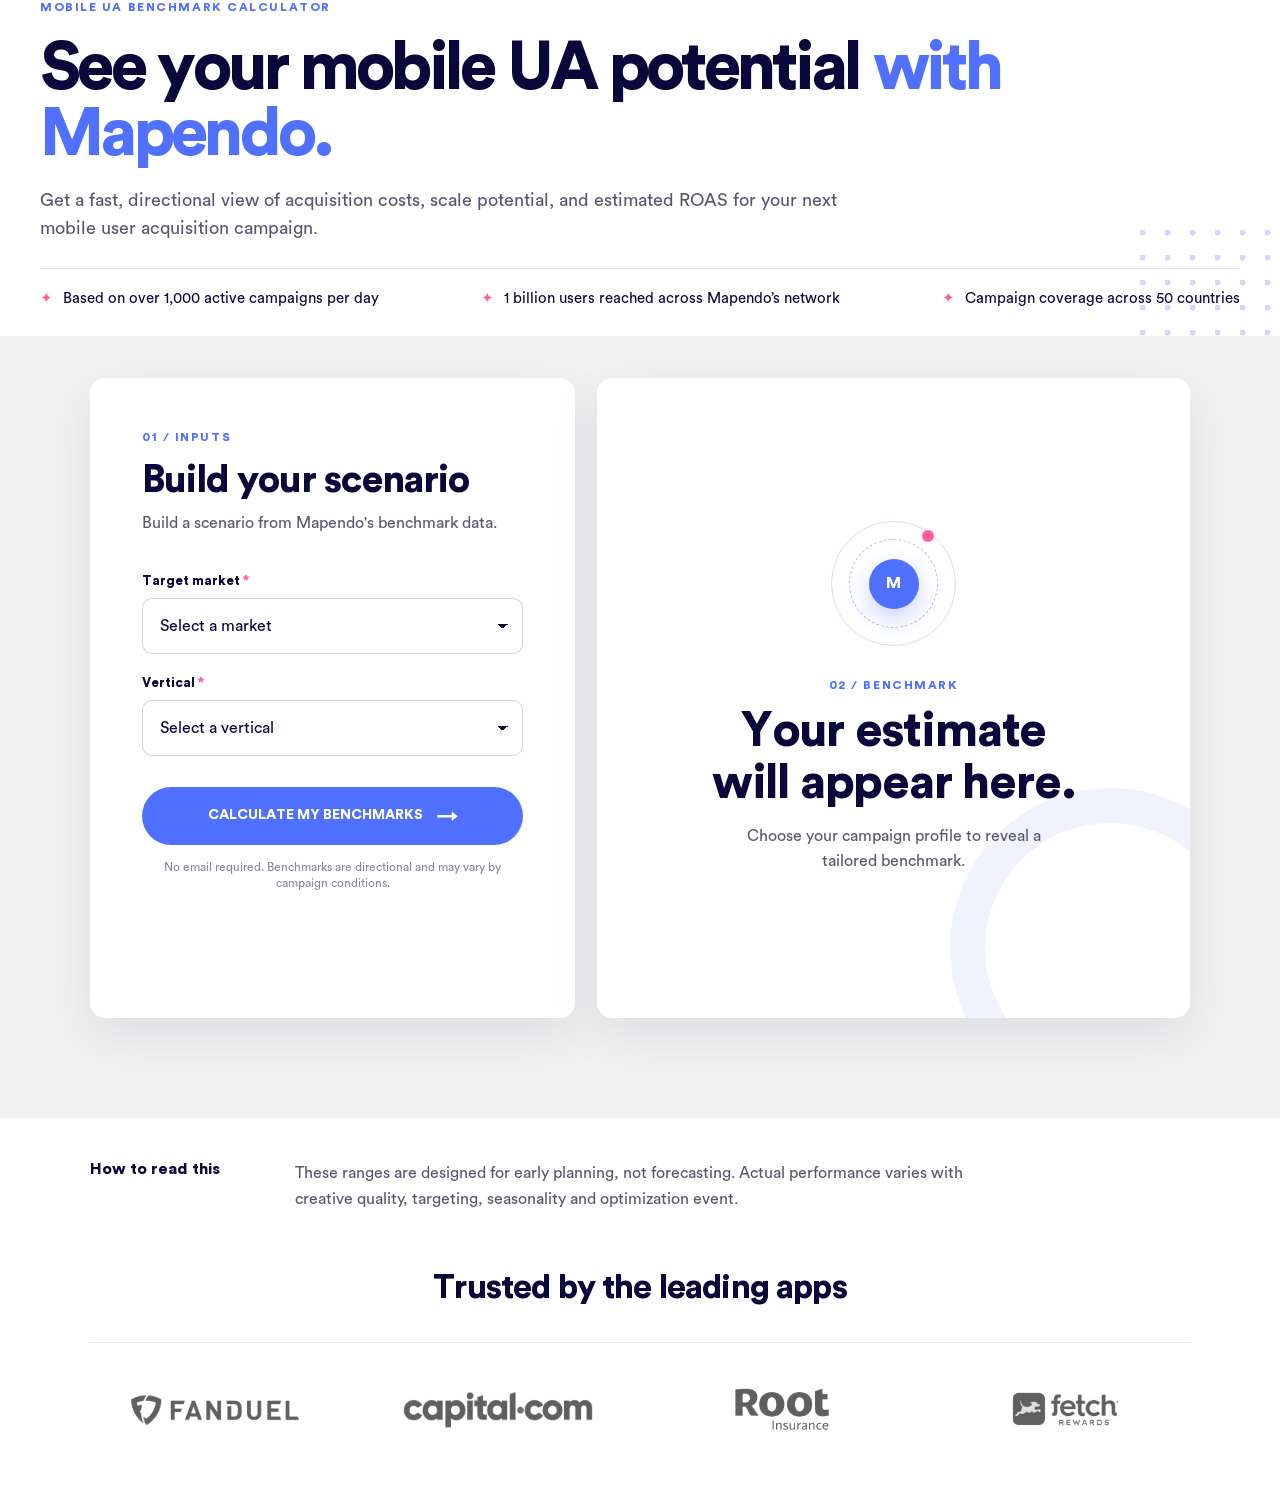
<file: index.html>
<!doctype html>
<html lang="en">
  <head>
    <meta charset="UTF-8" />
    <meta name="viewport" content="width=device-width, initial-scale=1.0" />
    <meta
      name="description"
      content="Get a directional view of acquisition costs, scale potential, and estimated ROAS with Mapendo."
    />
    <title>UA Benchmark Tool | Mapendo</title>
    <link rel="stylesheet" href="styles.css" />
    <script src="app.js?v=20260907-2" defer></script>
  </head>
  <body>
    <div class="page-glow page-glow--one" aria-hidden="true"></div>

    <main>
      <section class="hero" aria-labelledby="page-title">
        <div class="hero-copy">
          <div class="eyebrow">MOBILE UA BENCHMARK CALCULATOR</div>
          <h1 id="page-title">See your mobile UA potential <em>with Mapendo.</em></h1>
          <p>
            Get a fast, directional view of acquisition costs, scale potential, and estimated ROAS for
            your next mobile user acquisition campaign.
          </p>
        </div>
        <div class="trust-row" aria-label="Tool highlights">
          <span>Based on over 1,000 active campaigns per day</span>
          <span>1 billion users reached across Mapendo’s network</span>
          <span>Campaign coverage across 50 countries</span>
        </div>
      </section>

      <section class="calculator-section" aria-label="UA benchmark calculator">
        <div class="tool-shell" aria-label="UA benchmark calculator">
        <form class="benchmark-form" id="benchmark-form">
          <div class="form-heading">
            <span class="step-label">01 / INPUTS</span>
            <div>
              <h2>Build your scenario</h2>
              <p>Build a scenario from Mapendo's benchmark data.</p>
            </div>
          </div>

          <div class="field-grid">
            <label class="field">
              <span>Target market <b aria-hidden="true">*</b></span>
              <select id="country" name="country" required>
                <option value="">Select a market</option>
              </select>
            </label>

            <label class="field">
              <span>Vertical <b aria-hidden="true">*</b></span>
              <select id="vertical" name="vertical" required>
                <option value="">Select a vertical</option>
              </select>
            </label>

            <label class="field field--conditional" id="monetization-field" hidden>
              <span>Monetization model</span>
              <select id="monetization" name="monetization">
              </select>
            </label>
          </div>

          <button class="primary-button" type="submit">
            <span>Calculate my benchmarks</span>
            <span class="button-arrow" aria-hidden="true">→</span>
          </button>
          <p class="form-note">No email required. Benchmarks are directional and may vary by campaign conditions.</p>
        </form>

        <div class="result-panel" id="result-panel" aria-live="polite">
          <div class="result-empty" id="result-empty">
            <div class="orbital" aria-hidden="true">
              <span class="orbital-dot"></span>
              <span class="orbital-core">M</span>
            </div>
            <p class="step-label">02 / BENCHMARK</p>
            <h2>Your estimate<br />will appear here.</h2>
            <p>Choose your campaign profile to reveal a tailored benchmark.</p>
          </div>

          <div class="result-content" id="result-content" hidden>
            <div class="result-topline">
              <div>
                <span class="step-label">02 / YOUR BENCHMARK</span>
                <h2 id="result-title">United States · Lifestyle</h2>
              </div>
              <span class="confidence"><i></i> Available benchmark</span>
            </div>

            <div class="kpi-grid" id="kpi-grid"></div>

            <div class="recommendation">
              <span aria-hidden="true">↗</span>
              <p><b>Mapendo signal:</b> <span id="recommendation-copy"></span></p>
            </div>

            <div class="inline-lead" id="inline-lead">
              <p>Want to see how your specific app compares? <b>Request a custom benchmark tailored to your app.</b></p>
              <form
                class="inline-lead-form"
                id="lead-form"
                action="https://mapendo.us20.list-manage.com/subscribe/post?u=012a30aeb07d659c785fad515&amp;id=6312998ace&amp;f_id=00a176eef0"
                method="post"
                target="mailchimp-submit-frame"
              >
                <label class="sr-only" for="lead-email">Work email</label>
                <input id="lead-email" type="email" name="EMAIL" placeholder="Enter your work email" autocomplete="email" required />
                <div class="mailchimp-trap" aria-hidden="true">
                  <input
                    type="text"
                    name="b_012a30aeb07d659c785fad515_6312998ace"
                    tabindex="-1"
                    value=""
                  />
                </div>
                <label class="subscription-consent" for="subscription-consent">
                  <input id="subscription-consent" type="checkbox" name="SUBSCRIPTION_CONSENT" value="yes" required />
                  <span>
                    I agree to receive the full report and follow-up sales and marketing communications from Mapendo.
                    I have read the
                    <a href="https://www.iubenda.com/privacy-policy/38690949" target="_blank" rel="noopener noreferrer">Privacy Policy</a>.
                    I can unsubscribe at any time.
                  </span>
                </label>
                <button type="submit" name="subscribe">Get Custom Benchmarks for My App <span aria-hidden="true">→</span></button>
              </form>
              <iframe
                id="mailchimp-submit-frame"
                name="mailchimp-submit-frame"
                title="Mailchimp submission"
                hidden
              ></iframe>
              <div class="success-message" id="success-message" role="status" aria-live="polite" hidden>
                <span>✓</span>
                <div><b>Submitted to Mailchimp</b><small>Complete any confirmation step in the new tab or check your inbox.</small></div>
              </div>
            </div>
          </div>
        </div>
        </div>
      </section>

      <section class="method-note">
        <span>How to read this</span>
        <p>
          These ranges are designed for early planning, not forecasting. Actual performance varies with
          creative quality, targeting, seasonality and optimization event.
        </p>
      </section>

      <section class="trusted-by" aria-labelledby="trusted-by-title">
        <h2 id="trusted-by-title">Trusted by the leading apps</h2>
        <div class="trusted-logos">
          <img src="assets/logos/fanduel.png" alt="FanDuel" />
          <img src="assets/logos/capital-one.png" alt="Capital One" />
          <img src="assets/logos/root-insurance.png" alt="Root Insurance" />
          <img src="assets/logos/fetch-rewards.png" alt="Fetch Rewards" />
        </div>
      </section>
    </main>
  </body>
</html>
</file>
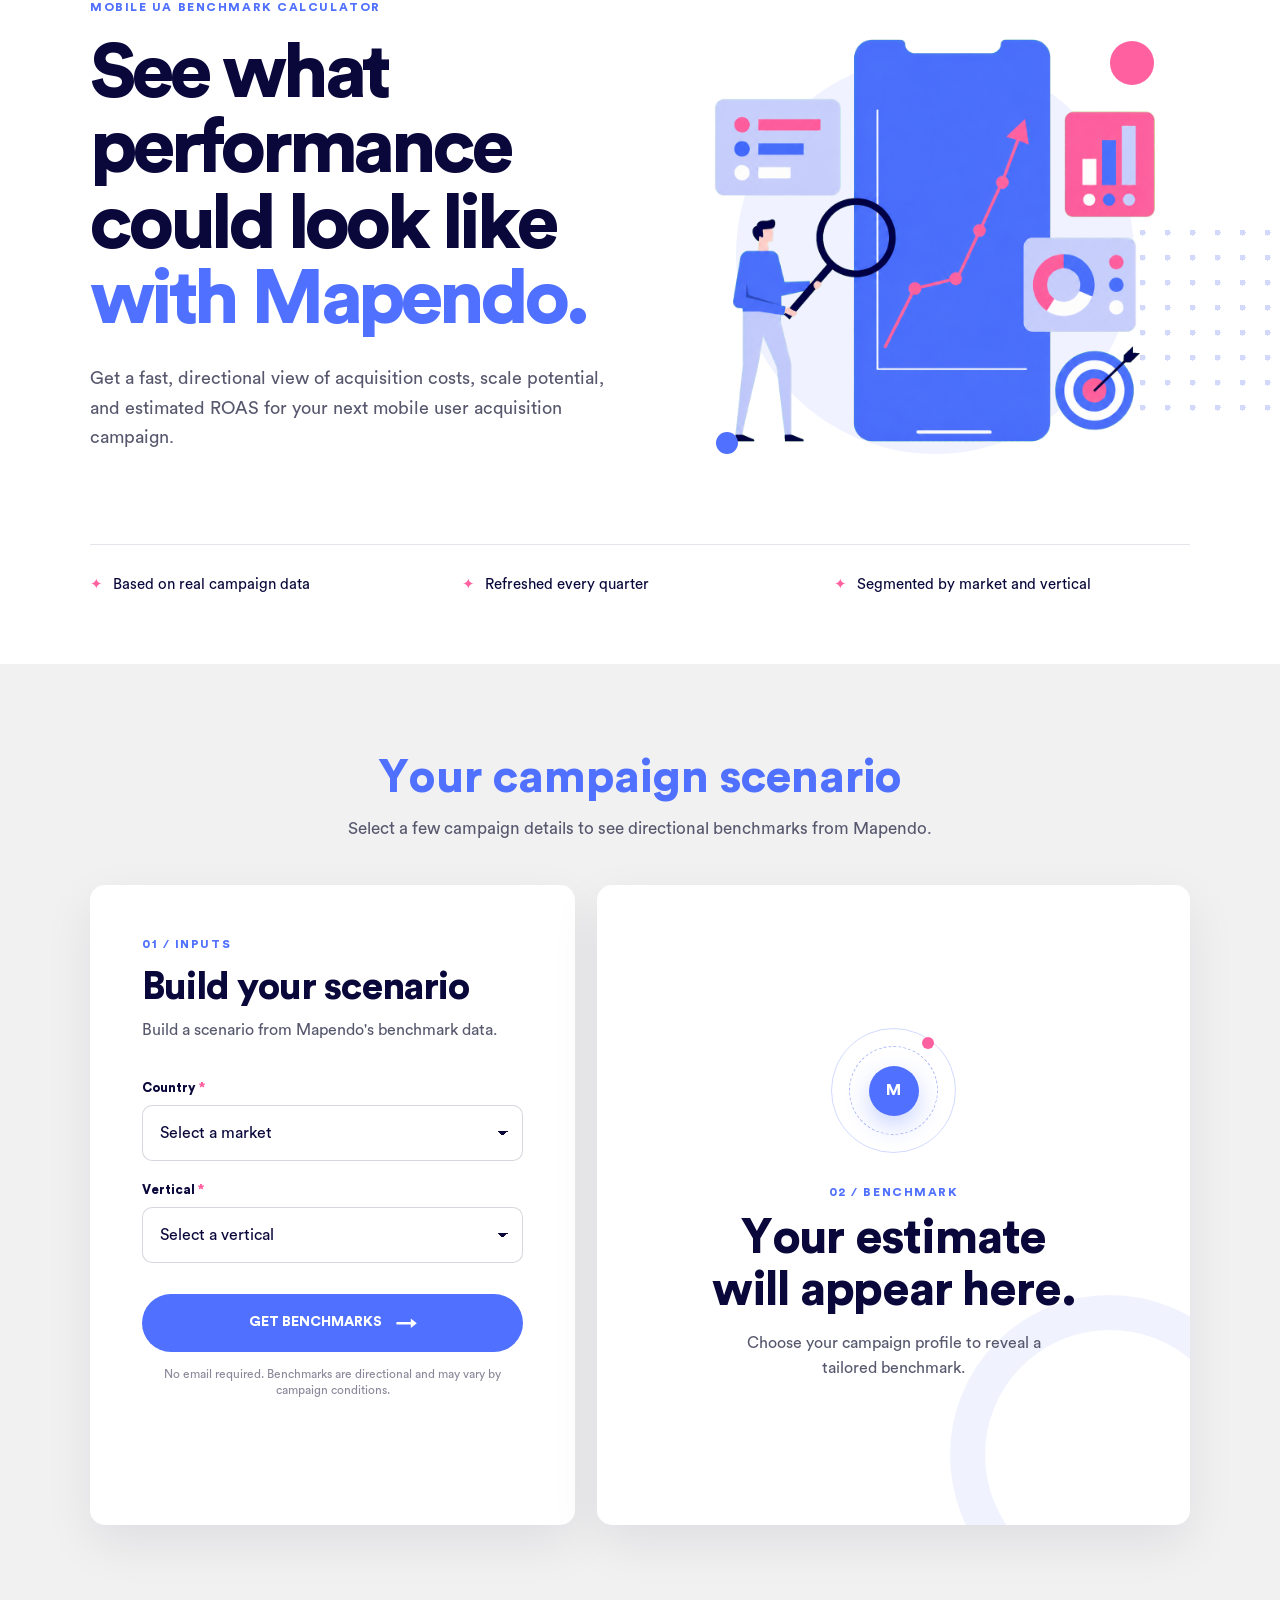
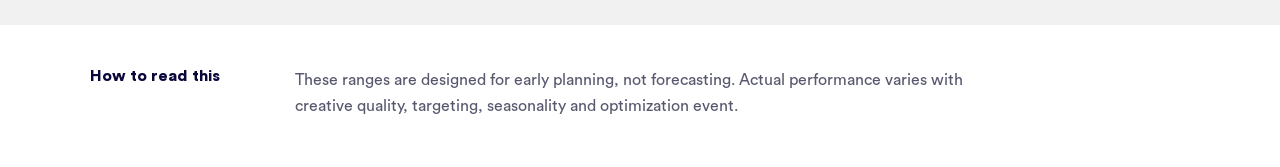
<file: mapendo-benchmark-tool-webflow-clean/index.html>
<!doctype html>
<html lang="en">
  <head>
    <meta charset="UTF-8" />
    <meta name="viewport" content="width=device-width, initial-scale=1.0" />
    <meta
      name="description"
      content="Get a directional view of acquisition costs, scale potential, and estimated ROAS with Mapendo."
    />
    <title>UA Benchmark Tool | Mapendo</title>
    <link rel="stylesheet" href="styles.css" />
    <script src="app.js?v=20260901-1" defer></script>
  </head>
  <body>
    <div class="page-glow page-glow--one" aria-hidden="true"></div>

    <main>
      <section class="hero" aria-labelledby="page-title">
        <div class="hero-copy">
          <div class="eyebrow">MOBILE UA BENCHMARK CALCULATOR</div>
          <h1 id="page-title">See what performance could look like <em>with Mapendo.</em></h1>
          <p>
            Get a fast, directional view of acquisition costs, scale potential, and estimated ROAS for
            your next mobile user acquisition campaign.
          </p>
        </div>
        <div class="hero-visual" aria-hidden="true">
          <span class="decor-dot decor-dot--one"></span>
          <span class="decor-dot decor-dot--two"></span>
          <img src="assets/illustrations/ua-benchmark-hero.png" alt="" />
        </div>
        <div class="trust-row" aria-label="Tool highlights">
          <span>Based on real campaign data</span>
          <span>Refreshed every quarter</span>
          <span>Segmented by market and vertical</span>
        </div>
      </section>

      <section class="calculator-section" aria-labelledby="calculator-title">
        <div class="section-intro">
          <h2 id="calculator-title">Your campaign scenario</h2>
          <p>Select a few campaign details to see directional benchmarks from Mapendo.</p>
        </div>
        <div class="tool-shell" aria-label="UA benchmark calculator">
        <form class="benchmark-form" id="benchmark-form">
          <div class="form-heading">
            <span class="step-label">01 / INPUTS</span>
            <div>
              <h2>Build your scenario</h2>
              <p>Build a scenario from Mapendo's benchmark data.</p>
            </div>
          </div>

          <div class="field-grid">
            <label class="field">
              <span>Country <b aria-hidden="true">*</b></span>
              <select id="country" name="country" required>
                <option value="">Select a market</option>
              </select>
            </label>

            <label class="field">
              <span>Vertical <b aria-hidden="true">*</b></span>
              <select id="vertical" name="vertical" required>
                <option value="">Select a vertical</option>
              </select>
            </label>

            <label class="field field--conditional" id="monetization-field" hidden>
              <span>Monetization model</span>
              <select id="monetization" name="monetization">
              </select>
            </label>
          </div>

          <button class="primary-button" type="submit">
            <span>Get benchmarks</span>
            <span class="button-arrow" aria-hidden="true">→</span>
          </button>
          <p class="form-note">No email required. Benchmarks are directional and may vary by campaign conditions.</p>
        </form>

        <div class="result-panel" id="result-panel" aria-live="polite">
          <div class="result-empty" id="result-empty">
            <div class="orbital" aria-hidden="true">
              <span class="orbital-dot"></span>
              <span class="orbital-core">M</span>
            </div>
            <p class="step-label">02 / BENCHMARK</p>
            <h2>Your estimate<br />will appear here.</h2>
            <p>Choose your campaign profile to reveal a tailored benchmark.</p>
          </div>

          <div class="result-content" id="result-content" hidden>
            <div class="result-topline">
              <div>
                <span class="step-label">02 / YOUR BENCHMARK</span>
                <h2 id="result-title">United States · Lifestyle</h2>
              </div>
              <span class="confidence"><i></i> Available benchmark</span>
            </div>

            <div class="kpi-grid" id="kpi-grid"></div>

            <div class="recommendation">
              <span aria-hidden="true">↗</span>
              <p><b>Mapendo signal:</b> <span id="recommendation-copy"></span></p>
            </div>

            <div class="inline-lead" id="inline-lead">
              <p>Looking for more detail or don’t see your scenario? <b>Request a customer benchmark.</b></p>
              <form
                class="inline-lead-form"
                id="lead-form"
                action="https://mapendo.us20.list-manage.com/subscribe/post?u=012a30aeb07d659c785fad515&amp;id=6312998ace&amp;f_id=00a176eef0"
                method="post"
                target="_blank"
              >
                <label class="sr-only" for="lead-email">Work email</label>
                <input id="lead-email" type="email" name="EMAIL" placeholder="Enter your work email" autocomplete="email" required />
                <div class="mailchimp-trap" aria-hidden="true">
                  <input
                    type="text"
                    name="b_012a30aeb07d659c785fad515_6312998ace"
                    tabindex="-1"
                    value=""
                  />
                </div>
                <label class="subscription-consent" for="subscription-consent">
                  <input id="subscription-consent" type="checkbox" name="SUBSCRIPTION_CONSENT" value="yes" required />
                  <span>
                    I agree to receive the full report and follow-up sales and marketing communications from Mapendo.
                    I have read the
                    <a href="https://www.iubenda.com/privacy-policy/38690949" target="_blank" rel="noopener noreferrer">Privacy Policy</a>.
                    I can unsubscribe at any time.
                  </span>
                </label>
                <button type="submit" name="subscribe">Request a customer benchmark <span aria-hidden="true">→</span></button>
              </form>
              <div class="success-message" id="success-message" role="status" aria-live="polite" hidden>
                <span>✓</span>
                <div><b>Submitted to Mailchimp</b><small>Complete any confirmation step in the new tab or check your inbox.</small></div>
              </div>
            </div>
          </div>
        </div>
        </div>
      </section>

      <section class="method-note">
        <span>How to read this</span>
        <p>
          These ranges are designed for early planning, not forecasting. Actual performance varies with
          creative quality, targeting, seasonality and optimization event.
        </p>
      </section>
    </main>
  </body>
</html>
</file>
<file: styles.css>
@font-face {
  font-family: "CircularStd";
  src: url("assets/fonts/CircularStd-Black.woff2") format("woff2");
  font-weight: 700 900;
  font-style: normal;
  font-display: swap;
}

@font-face {
  font-family: "CircularStd Book";
  src: url("assets/fonts/CircularStd-Book.otf") format("opentype");
  font-weight: 400;
  font-style: normal;
  font-display: swap;
}

:root {
  --blue: #5070ff;
  --blue-hover: #0047f0;
  --pink: #ff61a0;
  --navy: #0a083b;
  --text: #57586e;
  --periwinkle: #adbaf6;
  --light: #f1f1f1;
  --white: #ffffff;
  --line: rgba(10, 8, 59, 0.1);
  --shadow: 0 18px 50px rgba(10, 8, 59, 0.08);
}

* { box-sizing: border-box; }
html { scroll-behavior: smooth; }

body {
  margin: 0;
  min-width: 320px;
  color: var(--text);
  background: var(--white);
  font-family: "CircularStd Book", Arial, sans-serif;
  -webkit-font-smoothing: antialiased;
}

button, input, select { font: inherit; }
button, select { cursor: pointer; }
a { color: inherit; }

.page-glow { position: fixed; z-index: -1; pointer-events: none; }
.page-glow--one { top: 220px; right: 0; width: 150px; height: 210px; opacity: .55; background-image: radial-gradient(var(--periwinkle) 3px, transparent 3px); background-size: 25px 25px; }

.hero {
  width: min(1200px, calc(100% - 48px));
  margin-inline: auto;
}

.method-note, .trusted-by {
  width: min(1100px, calc(100% - 48px));
  margin-inline: auto;
}

.hero {
  position: relative;
  min-height: 0;
  padding: 0 0 28px;
}

.hero-copy { position: relative; z-index: 2; }
.eyebrow, .step-label {
  color: var(--blue);
  font-family: "CircularStd", sans-serif;
  font-size: 12px;
  font-weight: 700;
  letter-spacing: .13em;
  text-transform: uppercase;
}
.eyebrow { margin-bottom: 22px; }

.hero h1 {
  max-width: 1050px;
  margin: 0;
  color: var(--navy);
  font-family: "CircularStd", sans-serif;
  font-size: clamp(3.25rem, 5.25vw, 4.85rem);
  font-weight: 900;
  line-height: .98;
  letter-spacing: -.055em;
}
.hero h1 em { color: var(--blue); font-style: normal; }
.hero-copy > p { max-width: 820px; margin: 18px 0 0; font-size: 18px; line-height: 1.58; }

.trust-row {
  display: grid;
  grid-template-columns: repeat(3, max-content);
  justify-content: space-between;
  gap: 24px;
  margin-top: 25px;
  padding-top: 20px;
  border-top: 1px solid var(--line);
}
.trust-row span { color: var(--navy); font-size: 15px; white-space: nowrap; }
.trust-row span::before { content: "✦"; margin-right: 10px; color: var(--pink); }

.calculator-section {
  padding: 42px max(24px, calc((100vw - 1100px) / 2)) 100px;
  background: var(--light);
}

.tool-shell {
  width: min(1100px, 100%);
  margin-inline: auto;
  display: grid;
  grid-template-columns: minmax(0, .9fr) minmax(0, 1.1fr);
  align-items: stretch;
  gap: 22px;
}
.benchmark-form, .result-panel {
  min-height: 640px;
  padding: clamp(34px, 4.2vw, 52px);
  border-radius: 15px;
  background: var(--white);
  box-shadow: var(--shadow);
}
.form-heading { margin-bottom: 38px; }
.form-heading .step-label { display: block; margin-bottom: 13px; }
.form-heading h2, .result-content h2, .result-empty h2 { margin: 0; color: var(--navy); font-family: "CircularStd", sans-serif; letter-spacing: -.025em; }
.form-heading h2 { font-size: clamp(1.8rem, 3vw, 2.4rem); }
.form-heading p { margin: 8px 0 0; line-height: 1.5; }

.field-grid { display: grid; gap: 21px; }
.field { display: grid; gap: 9px; }
.field > span:first-child { color: var(--navy); font-family: "CircularStd", sans-serif; font-size: 13px; }
.field b { color: var(--pink); }
.field select, .field input {
  width: 100%;
  height: 56px;
  padding: 0 17px;
  border: 1px solid rgba(10, 8, 59, .16);
  border-radius: 10px;
  outline: none;
  color: var(--navy);
  background: var(--white);
  transition: border-color .18s ease, box-shadow .18s ease;
}
.field select {
  appearance: none;
  background-image: linear-gradient(45deg, transparent 50%, var(--navy) 50%), linear-gradient(135deg, var(--navy) 50%, transparent 50%);
  background-position: calc(100% - 19px) 25px, calc(100% - 14px) 25px;
  background-size: 5px 5px, 5px 5px;
  background-repeat: no-repeat;
}
.field select:focus, .field input:focus { border-color: var(--blue); box-shadow: 0 0 0 4px rgba(80,112,255,.12); }
.field select:disabled { color: var(--navy); background-color: #f0f2fa; border-color: rgba(10, 8, 59, .1); cursor: not-allowed; opacity: 1; }

.primary-button {
  display: flex;
  align-items: center;
  justify-content: center;
  gap: 14px;
  width: 100%;
  min-height: 58px;
  margin-top: 31px;
  padding: 0 30px;
  border: 0;
  border-radius: 50px;
  color: var(--white);
  background: var(--blue);
  font-family: "CircularStd", sans-serif;
  font-size: 14px;
  text-transform: uppercase;
  transition: background-color .25s ease, transform .25s ease;
}
.primary-button:hover { background: var(--blue-hover); transform: translateY(-2px); }
.button-arrow { color: var(--white); font-size: 1.2rem; }
.form-note { margin: 14px 0 0; color: #89899b; font-size: 12px; line-height: 1.4; text-align: center; }

.result-panel { position: relative; display: grid; overflow: hidden; }
.result-panel::after { content: ""; position: absolute; right: -80px; bottom: -90px; width: 250px; height: 250px; border: 35px solid rgba(173,186,246,.18); border-radius: 50%; pointer-events: none; }
.result-empty { position: relative; z-index: 1; align-self: center; max-width: 390px; margin: auto; text-align: center; }
.result-empty h2 { margin-top: 14px; font-size: clamp(2rem, 4vw, 3rem); line-height: 1.08; }
.result-empty > p:last-child { max-width: 330px; margin: 14px auto 0; line-height: 1.55; }
.orbital { position: relative; display: grid; place-items: center; width: 125px; height: 125px; margin: 0 auto 32px; border: 1px solid rgba(80,112,255,.26); border-radius: 50%; }
.orbital::before { content: ""; position: absolute; inset: 17px; border: 1px dashed var(--periwinkle); border-radius: 50%; }
.orbital-core { display: grid; place-items: center; width: 50px; height: 50px; border-radius: 50%; color: var(--white); background: var(--blue); font-family: "CircularStd"; font-weight: 900; box-shadow: 0 10px 25px rgba(80,112,255,.3); }
.orbital-dot { position: absolute; top: 8px; right: 21px; width: 12px; height: 12px; border-radius: 50%; background: var(--pink); }

.result-content { position: relative; z-index: 1; animation: reveal .4s ease both; }
@keyframes reveal { from { opacity: 0; transform: translateY(10px); } }
.result-topline { display: flex; justify-content: space-between; align-items: end; gap: 18px; margin-bottom: 25px; }
.result-content h2 { margin-top: 7px; font-size: clamp(1.45rem, 2.4vw, 2rem); }
.confidence { display: flex; align-items: center; gap: 7px; color: var(--text); font-size: 12px; white-space: nowrap; }
.confidence i { width: 8px; height: 8px; border-radius: 50%; background: var(--blue); }
.kpi-grid { display: grid; grid-template-columns: 1fr 1fr; gap: 11px; }
.kpi-card { position: relative; min-height: 143px; padding: 21px; overflow: hidden; border: 1px solid rgba(10,8,59,.08); border-radius: 12px; background: #f7f8fc; }
.kpi-card--featured { color: var(--white); background: var(--blue); border-color: transparent; }
.kpi-card p { margin: 0 0 10px; color: var(--text); font-size: 13px; }
.kpi-card--featured p, .kpi-card--featured .kpi-caption { color: rgba(255,255,255,.76); }
.kpi-card strong { display: block; color: var(--navy); font-family: "CircularStd"; font-size: clamp(1.55rem, 2.8vw, 2.05rem); letter-spacing: -.035em; }
.kpi-card--featured strong { color: var(--white); }
.kpi-caption { display: block; margin-top: 7px; color: #858697; font-size: 11px; }
.kpi-number { position: absolute; top: 15px; right: 15px; color: rgba(10,8,59,.22); font-size: 11px; }
.kpi-card--featured .kpi-number { color: rgba(255,255,255,.45); }

.recommendation { display: flex; gap: 12px; margin-top: 11px; padding: 15px 16px; border-radius: 10px; background: #eef1ff; }
.recommendation > span { color: var(--pink); }
.recommendation p { margin: 0; color: var(--text); font-size: 12px; line-height: 1.5; }
.recommendation b { color: var(--navy); }
.inline-lead { margin-top: 13px; padding: 18px; border-radius: 12px; background: var(--navy); }
.inline-lead > p:first-child { margin: 0 0 12px; color: #d7d7e1; font-size: 13px; line-height: 1.45; }
.inline-lead > p:first-child b { color: var(--white); }
.inline-lead-form { display: grid; grid-template-columns: minmax(0,1fr) auto; gap: 8px; }
.inline-lead-form > input[type="email"] { min-width: 0; height: 50px; padding: 0 15px; border: 1px solid transparent; border-radius: 50px; outline: none; color: var(--navy); background: var(--white); }
.inline-lead-form > input[type="email"]:focus { border-color: var(--pink); box-shadow: 0 0 0 4px rgba(255,97,160,.18); }
.mailchimp-trap { position: absolute; left: -5000px; }
.subscription-consent { grid-column: 1 / -1; display: flex; align-items: flex-start; gap: 10px; margin: 3px 4px 5px; color: #c8c8d3; font-size: 11px; line-height: 1.5; cursor: pointer; }
.subscription-consent input { flex: 0 0 auto; width: 16px; height: 16px; margin: 1px 0 0; accent-color: var(--pink); cursor: pointer; }
.subscription-consent a { color: var(--white); text-underline-offset: 2px; }
.subscription-consent a:hover { color: var(--pink); }
.subscription-consent:has(input:focus-visible) { outline: 2px solid var(--pink); outline-offset: 4px; border-radius: 4px; }
.inline-lead-form button { min-height: 50px; padding: 0 20px; border: 0; border-radius: 50px; color: var(--white); background: var(--blue); font-family: "CircularStd"; font-size: 12px; text-transform: uppercase; white-space: nowrap; }
.inline-lead-form button:hover { background: var(--blue-hover); }
.inline-lead .success-message { display: flex; align-items: center; gap: 10px; padding-top: 8px; }
.inline-lead .success-message > span { display: grid; place-items: center; width: 34px; height: 34px; border-radius: 50%; color: var(--white); background: var(--pink); }
.inline-lead .success-message div { display: grid; gap: 2px; }
.inline-lead .success-message b { color: var(--white); }
.inline-lead .success-message small { color: #b9b9c5; }

.method-note { display: grid; grid-template-columns: 180px 1fr; gap: 25px; padding: 42px 0 48px; }
.method-note span { color: var(--navy); font-family: "CircularStd"; }
.method-note p { max-width: 720px; margin: 0; line-height: 1.65; }

.trusted-by { padding: 8px 0 64px; text-align: center; }
.trusted-by h2 { margin: 0 0 34px; color: var(--navy); font-family: "CircularStd", sans-serif; font-size: clamp(1.6rem, 2.6vw, 2.3rem); letter-spacing: -.025em; }
.trusted-logos { display: grid; grid-template-columns: repeat(4, minmax(0, 1fr)); align-items: center; gap: 34px; padding-top: 30px; border-top: 1px solid var(--line); }
.trusted-logos img { display: block; width: 100%; max-width: 190px; max-height: 72px; margin-inline: auto; object-fit: contain; opacity: .78; }

.sr-only { position: absolute; width: 1px; height: 1px; padding: 0; margin: -1px; overflow: hidden; clip: rect(0,0,0,0); white-space: nowrap; border: 0; }
[hidden] { display: none !important; }

@media (max-width: 1120px) {
  .trust-row { grid-template-columns: 1fr; gap: 12px; text-align: left; }
  .trust-row span { white-space: normal; }
}

@media (max-width: 900px) {
  .hero { padding-top: 0; }
  .tool-shell { grid-template-columns: 1fr; }
  .benchmark-form, .result-panel { min-height: auto; }
  .result-panel { min-height: 600px; }
}

@media (max-width: 620px) {
  .hero, .method-note, .trusted-by { width: min(100% - 28px, 1100px); }
  .page-glow { display: none; }
  .hero { min-height: auto; padding: 0 0 28px; }
  .hero h1 { font-size: clamp(3.05rem, 15vw, 4.2rem); }
  .hero-copy > p { font-size: 16px; }
  .calculator-section { padding: 38px 14px 72px; }
  .benchmark-form, .result-panel { padding: 29px 21px; border-radius: 12px; }
  .result-panel { min-height: 570px; }
  .result-topline { align-items: flex-start; flex-direction: column; }
  .kpi-card { min-height: 135px; padding: 18px; }
  .kpi-card strong { font-size: 1.45rem; }
  .inline-lead-form { grid-template-columns: 1fr; }
  .inline-lead-form button { width: 100%; }
  .method-note { grid-template-columns: 1fr; padding-bottom: 40px; }
  .trusted-by { padding: 0 0 48px; }
  .trusted-logos { grid-template-columns: 1fr 1fr; gap: 30px 20px; }
  .trusted-logos img { max-width: 150px; max-height: 58px; }
}

@media (prefers-reduced-motion: reduce) {
  *, *::before, *::after { scroll-behavior: auto !important; animation-duration: .01ms !important; transition-duration: .01ms !important; }
}
</file>
<file: mapendo-benchmark-tool-webflow-clean/styles.css>
@font-face {
  font-family: "CircularStd";
  src: url("assets/fonts/CircularStd-Black.woff2") format("woff2");
  font-weight: 700 900;
  font-style: normal;
  font-display: swap;
}

@font-face {
  font-family: "CircularStd Book";
  src: url("assets/fonts/CircularStd-Book.otf") format("opentype");
  font-weight: 400;
  font-style: normal;
  font-display: swap;
}

:root {
  --blue: #5070ff;
  --blue-hover: #0047f0;
  --pink: #ff61a0;
  --navy: #0a083b;
  --text: #57586e;
  --periwinkle: #adbaf6;
  --light: #f1f1f1;
  --white: #ffffff;
  --line: rgba(10, 8, 59, 0.1);
  --shadow: 0 18px 50px rgba(10, 8, 59, 0.08);
}

* { box-sizing: border-box; }
html { scroll-behavior: smooth; }

body {
  margin: 0;
  min-width: 320px;
  color: var(--text);
  background: var(--white);
  font-family: "CircularStd Book", Arial, sans-serif;
  -webkit-font-smoothing: antialiased;
}

button, input, select { font: inherit; }
button, select { cursor: pointer; }
a { color: inherit; }

.page-glow { position: fixed; z-index: -1; pointer-events: none; }
.page-glow--one { top: 220px; right: 0; width: 150px; height: 210px; opacity: .55; background-image: radial-gradient(var(--periwinkle) 3px, transparent 3px); background-size: 25px 25px; }

.hero, .method-note {
  width: min(1100px, calc(100% - 48px));
  margin-inline: auto;
}

.hero-cta {
  display: inline-flex;
  align-items: center;
  justify-content: center;
  min-height: 52px;
  padding: 0 30px;
  border-radius: 50px;
  color: var(--white);
  background: var(--blue);
  font-family: "CircularStd", sans-serif;
  font-size: 13px;
  line-height: 1;
  text-transform: uppercase;
  text-decoration: none;
  transition: background-color .25s ease, transform .25s ease;
}
.hero-cta:hover { background: var(--blue-hover); transform: translateY(-2px); }

.hero {
  position: relative;
  display: grid;
  grid-template-columns: minmax(0, 1.02fr) minmax(380px, .98fr);
  align-items: start;
  gap: 30px 60px;
  min-height: 0;
  padding: 0 0 70px;
}

.hero-copy { position: relative; z-index: 2; }
.eyebrow, .step-label {
  color: var(--blue);
  font-family: "CircularStd", sans-serif;
  font-size: 12px;
  font-weight: 700;
  letter-spacing: .13em;
  text-transform: uppercase;
}
.eyebrow { margin-bottom: 22px; }

.hero h1 {
  max-width: 650px;
  margin: 0;
  color: var(--navy);
  font-family: "CircularStd", sans-serif;
  font-size: clamp(3.6rem, 6vw, 5.7rem);
  font-weight: 900;
  line-height: .98;
  letter-spacing: -.055em;
}
.hero h1 em { color: var(--blue); font-style: normal; }
.hero-copy > p { max-width: 610px; margin: 27px 0 0; font-size: 18px; line-height: 1.65; }
.hero-cta { margin-top: 33px; min-height: 60px; padding: 0 36px; font-size: 14px; }

.hero-visual { position: relative; display: grid; place-items: center; min-height: 490px; }
.hero-visual::before { content: ""; position: absolute; width: 78%; aspect-ratio: 1; border-radius: 50%; background: #f0f3ff; }
.hero-visual img { position: relative; z-index: 1; width: min(100%, 560px); height: auto; }
.decor-dot { position: absolute; z-index: 2; border-radius: 50%; }
.decor-dot--one { top: 8%; right: 7%; width: 44px; height: 44px; background: var(--pink); }
.decor-dot--two { bottom: 11%; left: 7%; width: 22px; height: 22px; background: var(--blue); }

.trust-row {
  grid-column: 1 / -1;
  display: grid;
  grid-template-columns: repeat(3, 1fr);
  gap: 16px;
  margin-top: 4px;
  padding-top: 30px;
  border-top: 1px solid var(--line);
}
.trust-row span { color: var(--navy); font-size: 15px; }
.trust-row span::before { content: "✦"; margin-right: 10px; color: var(--pink); }

.calculator-section {
  padding: 90px max(24px, calc((100vw - 1100px) / 2)) 100px;
  background: var(--light);
}
.section-intro { max-width: 820px; margin: 0 auto 42px; text-align: center; }
.section-intro h2 { margin: 0 0 12px; color: var(--blue); font-family: "CircularStd", sans-serif; font-size: clamp(2.15rem, 3.6vw, 3.25rem); line-height: 1.08; white-space: nowrap; }
.section-intro p { margin: 0; font-size: 17px; line-height: 1.6; }

.tool-shell {
  width: min(1100px, 100%);
  margin-inline: auto;
  display: grid;
  grid-template-columns: minmax(0, .9fr) minmax(0, 1.1fr);
  align-items: stretch;
  gap: 22px;
}
.benchmark-form, .result-panel {
  min-height: 640px;
  padding: clamp(34px, 4.2vw, 52px);
  border-radius: 15px;
  background: var(--white);
  box-shadow: var(--shadow);
}
.form-heading { margin-bottom: 38px; }
.form-heading .step-label { display: block; margin-bottom: 13px; }
.form-heading h2, .result-content h2, .result-empty h2 { margin: 0; color: var(--navy); font-family: "CircularStd", sans-serif; letter-spacing: -.025em; }
.form-heading h2 { font-size: clamp(1.8rem, 3vw, 2.4rem); }
.form-heading p { margin: 8px 0 0; line-height: 1.5; }

.field-grid { display: grid; gap: 21px; }
.field { display: grid; gap: 9px; }
.field > span:first-child { color: var(--navy); font-family: "CircularStd", sans-serif; font-size: 13px; }
.field b { color: var(--pink); }
.field select, .field input {
  width: 100%;
  height: 56px;
  padding: 0 17px;
  border: 1px solid rgba(10, 8, 59, .16);
  border-radius: 10px;
  outline: none;
  color: var(--navy);
  background: var(--white);
  transition: border-color .18s ease, box-shadow .18s ease;
}
.field select {
  appearance: none;
  background-image: linear-gradient(45deg, transparent 50%, var(--navy) 50%), linear-gradient(135deg, var(--navy) 50%, transparent 50%);
  background-position: calc(100% - 19px) 25px, calc(100% - 14px) 25px;
  background-size: 5px 5px, 5px 5px;
  background-repeat: no-repeat;
}
.field select:focus, .field input:focus { border-color: var(--blue); box-shadow: 0 0 0 4px rgba(80,112,255,.12); }
.field select:disabled { color: var(--navy); background-color: #f0f2fa; border-color: rgba(10, 8, 59, .1); cursor: not-allowed; opacity: 1; }

.primary-button {
  display: flex;
  align-items: center;
  justify-content: center;
  gap: 14px;
  width: 100%;
  min-height: 58px;
  margin-top: 31px;
  padding: 0 30px;
  border: 0;
  border-radius: 50px;
  color: var(--white);
  background: var(--blue);
  font-family: "CircularStd", sans-serif;
  font-size: 14px;
  text-transform: uppercase;
  transition: background-color .25s ease, transform .25s ease;
}
.primary-button:hover { background: var(--blue-hover); transform: translateY(-2px); }
.button-arrow { color: var(--white); font-size: 1.2rem; }
.form-note { margin: 14px 0 0; color: #89899b; font-size: 12px; line-height: 1.4; text-align: center; }

.result-panel { position: relative; display: grid; overflow: hidden; }
.result-panel::after { content: ""; position: absolute; right: -80px; bottom: -90px; width: 250px; height: 250px; border: 35px solid rgba(173,186,246,.18); border-radius: 50%; pointer-events: none; }
.result-empty { position: relative; z-index: 1; align-self: center; max-width: 390px; margin: auto; text-align: center; }
.result-empty h2 { margin-top: 14px; font-size: clamp(2rem, 4vw, 3rem); line-height: 1.08; }
.result-empty > p:last-child { max-width: 330px; margin: 14px auto 0; line-height: 1.55; }
.orbital { position: relative; display: grid; place-items: center; width: 125px; height: 125px; margin: 0 auto 32px; border: 1px solid rgba(80,112,255,.26); border-radius: 50%; }
.orbital::before { content: ""; position: absolute; inset: 17px; border: 1px dashed var(--periwinkle); border-radius: 50%; }
.orbital-core { display: grid; place-items: center; width: 50px; height: 50px; border-radius: 50%; color: var(--white); background: var(--blue); font-family: "CircularStd"; font-weight: 900; box-shadow: 0 10px 25px rgba(80,112,255,.3); }
.orbital-dot { position: absolute; top: 8px; right: 21px; width: 12px; height: 12px; border-radius: 50%; background: var(--pink); }

.result-content { position: relative; z-index: 1; animation: reveal .4s ease both; }
@keyframes reveal { from { opacity: 0; transform: translateY(10px); } }
.result-topline { display: flex; justify-content: space-between; align-items: end; gap: 18px; margin-bottom: 25px; }
.result-content h2 { margin-top: 7px; font-size: clamp(1.45rem, 2.4vw, 2rem); }
.confidence { display: flex; align-items: center; gap: 7px; color: var(--text); font-size: 12px; white-space: nowrap; }
.confidence i { width: 8px; height: 8px; border-radius: 50%; background: var(--blue); }
.kpi-grid { display: grid; grid-template-columns: 1fr 1fr; gap: 11px; }
.kpi-card { position: relative; min-height: 143px; padding: 21px; overflow: hidden; border: 1px solid rgba(10,8,59,.08); border-radius: 12px; background: #f7f8fc; }
.kpi-card--featured { color: var(--white); background: var(--blue); border-color: transparent; }
.kpi-card p { margin: 0 0 10px; color: var(--text); font-size: 13px; }
.kpi-card--featured p, .kpi-card--featured .kpi-caption { color: rgba(255,255,255,.76); }
.kpi-card strong { display: block; color: var(--navy); font-family: "CircularStd"; font-size: clamp(1.55rem, 2.8vw, 2.05rem); letter-spacing: -.035em; }
.kpi-card--featured strong { color: var(--white); }
.kpi-caption { display: block; margin-top: 7px; color: #858697; font-size: 11px; }
.kpi-number { position: absolute; top: 15px; right: 15px; color: rgba(10,8,59,.22); font-size: 11px; }
.kpi-card--featured .kpi-number { color: rgba(255,255,255,.45); }

.recommendation { display: flex; gap: 12px; margin-top: 11px; padding: 15px 16px; border-radius: 10px; background: #eef1ff; }
.recommendation > span { color: var(--pink); }
.recommendation p { margin: 0; color: var(--text); font-size: 12px; line-height: 1.5; }
.recommendation b { color: var(--navy); }
.inline-lead { margin-top: 13px; padding: 18px; border-radius: 12px; background: var(--navy); }
.inline-lead > p:first-child { margin: 0 0 12px; color: #d7d7e1; font-size: 13px; line-height: 1.45; }
.inline-lead > p:first-child b { color: var(--white); }
.inline-lead-form { display: grid; grid-template-columns: minmax(0,1fr) auto; gap: 8px; }
.inline-lead-form > input[type="email"] { min-width: 0; height: 50px; padding: 0 15px; border: 1px solid transparent; border-radius: 50px; outline: none; color: var(--navy); background: var(--white); }
.inline-lead-form > input[type="email"]:focus { border-color: var(--pink); box-shadow: 0 0 0 4px rgba(255,97,160,.18); }
.mailchimp-trap { position: absolute; left: -5000px; }
.subscription-consent { grid-column: 1 / -1; display: flex; align-items: flex-start; gap: 10px; margin: 3px 4px 5px; color: #c8c8d3; font-size: 11px; line-height: 1.5; cursor: pointer; }
.subscription-consent input { flex: 0 0 auto; width: 16px; height: 16px; margin: 1px 0 0; accent-color: var(--pink); cursor: pointer; }
.subscription-consent a { color: var(--white); text-underline-offset: 2px; }
.subscription-consent a:hover { color: var(--pink); }
.subscription-consent:has(input:focus-visible) { outline: 2px solid var(--pink); outline-offset: 4px; border-radius: 4px; }
.inline-lead-form button { min-height: 50px; padding: 0 20px; border: 0; border-radius: 50px; color: var(--white); background: var(--blue); font-family: "CircularStd"; font-size: 12px; text-transform: uppercase; white-space: nowrap; }
.inline-lead-form button:hover { background: var(--blue-hover); }
.inline-lead .success-message { display: flex; align-items: center; gap: 10px; padding-top: 8px; }
.inline-lead .success-message > span { display: grid; place-items: center; width: 34px; height: 34px; border-radius: 50%; color: var(--white); background: var(--pink); }
.inline-lead .success-message div { display: grid; gap: 2px; }
.inline-lead .success-message b { color: var(--white); }
.inline-lead .success-message small { color: #b9b9c5; }

.method-note { display: grid; grid-template-columns: 180px 1fr; gap: 25px; padding: 42px 0 48px; }
.method-note span { color: var(--navy); font-family: "CircularStd"; }
.method-note p { max-width: 720px; margin: 0; line-height: 1.65; }

.sr-only { position: absolute; width: 1px; height: 1px; padding: 0; margin: -1px; overflow: hidden; clip: rect(0,0,0,0); white-space: nowrap; border: 0; }
[hidden] { display: none !important; }

@media (max-width: 900px) {
  .hero { grid-template-columns: 1fr; gap: 20px; padding-top: 0; text-align: center; }
  .hero h1, .hero-copy > p { margin-inline: auto; }
  .hero-visual { min-height: 430px; }
  .hero-visual img { max-width: 540px; }
  .trust-row { text-align: left; }
  .tool-shell { grid-template-columns: 1fr; }
  .benchmark-form, .result-panel { min-height: auto; }
  .result-panel { min-height: 600px; }
}

@media (max-width: 620px) {
  .hero, .method-note { width: min(100% - 28px, 1100px); }
  .page-glow { display: none; }
  .hero { min-height: auto; padding: 0 0 45px; }
  .hero h1 { font-size: clamp(3.05rem, 15vw, 4.2rem); }
  .hero-copy > p { font-size: 16px; }
  .hero-visual { min-height: 330px; }
  .trust-row { grid-template-columns: 1fr; gap: 12px; }
  .calculator-section { padding: 68px 14px 72px; }
  .section-intro { max-width: 100%; }
  .section-intro h2 { font-size: clamp(1.45rem, 7.1vw, 2.2rem); white-space: nowrap; }
  .benchmark-form, .result-panel { padding: 29px 21px; border-radius: 12px; }
  .result-panel { min-height: 570px; }
  .result-topline { align-items: flex-start; flex-direction: column; }
  .kpi-card { min-height: 135px; padding: 18px; }
  .kpi-card strong { font-size: 1.45rem; }
  .inline-lead-form { grid-template-columns: 1fr; }
  .inline-lead-form button { width: 100%; }
  .method-note { grid-template-columns: 1fr; padding-bottom: 40px; }
}

@media (prefers-reduced-motion: reduce) {
  *, *::before, *::after { scroll-behavior: auto !important; animation-duration: .01ms !important; transition-duration: .01ms !important; }
}
</file>
